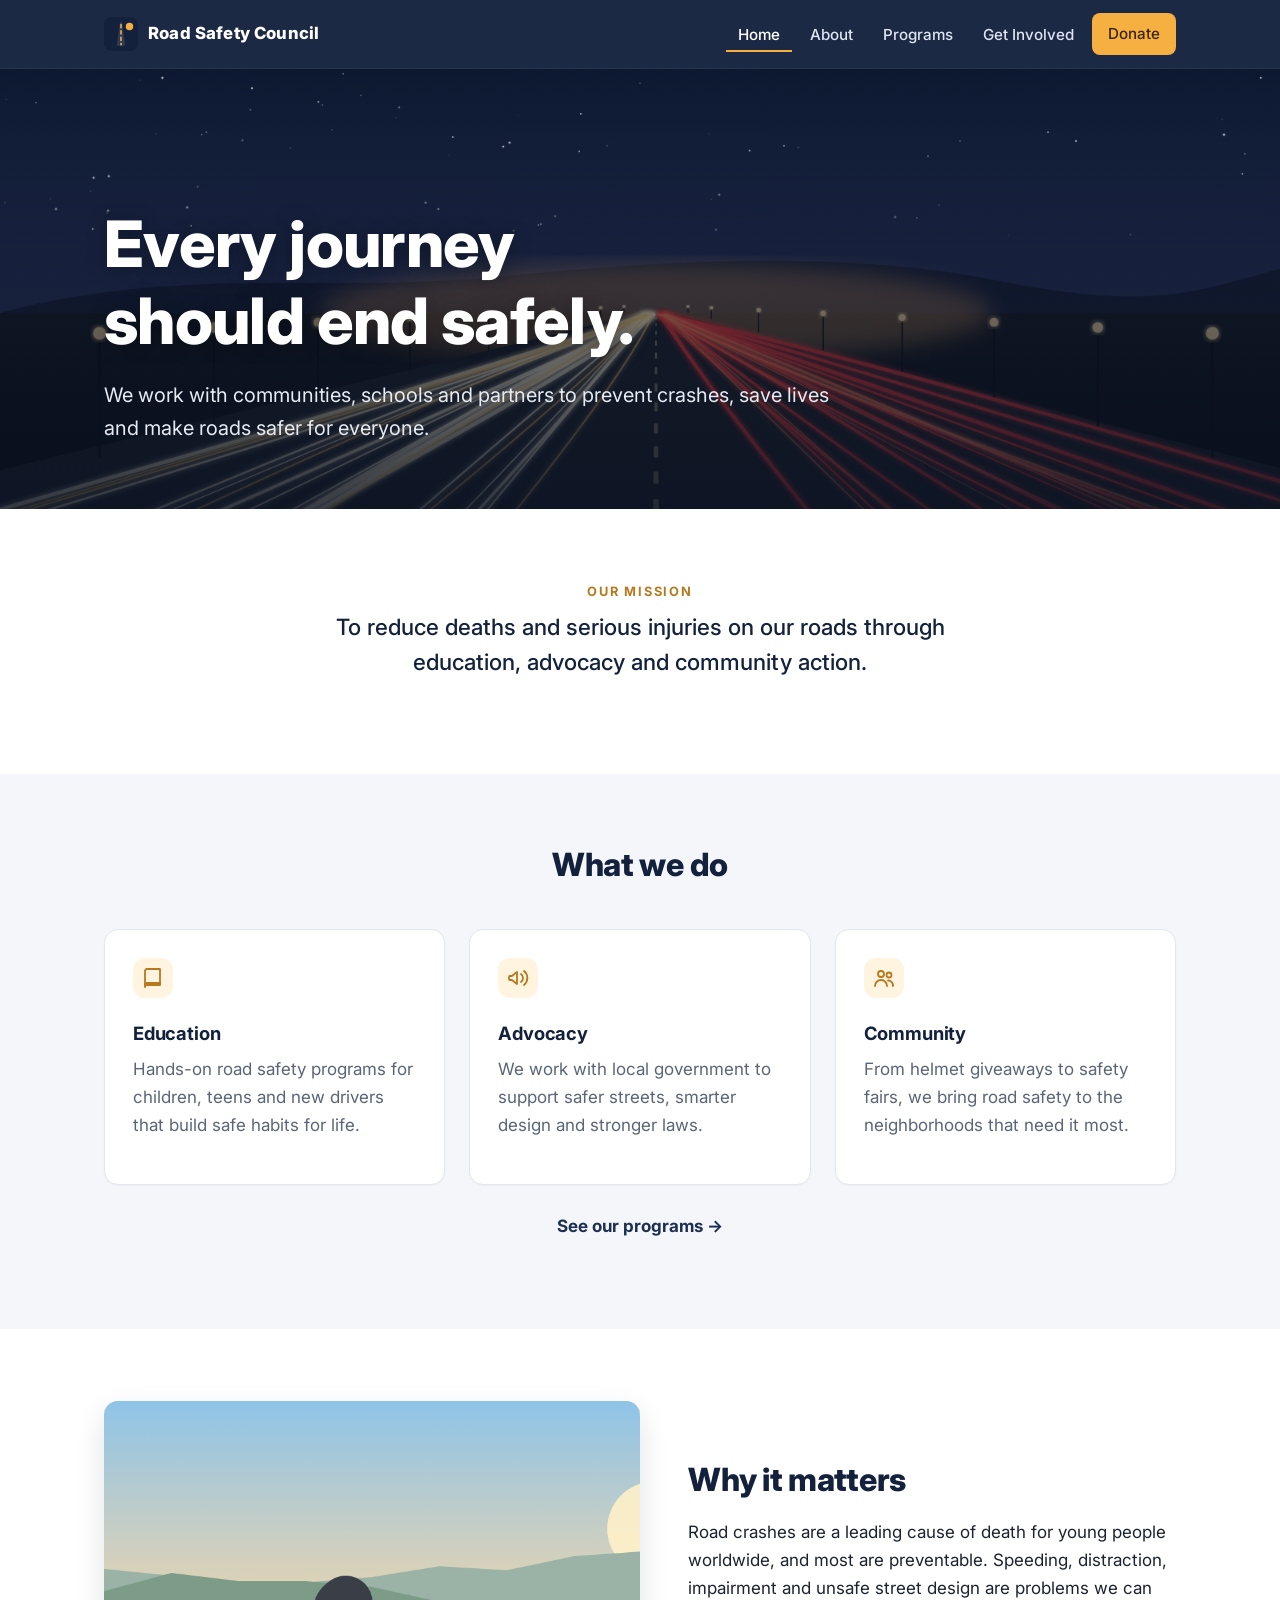
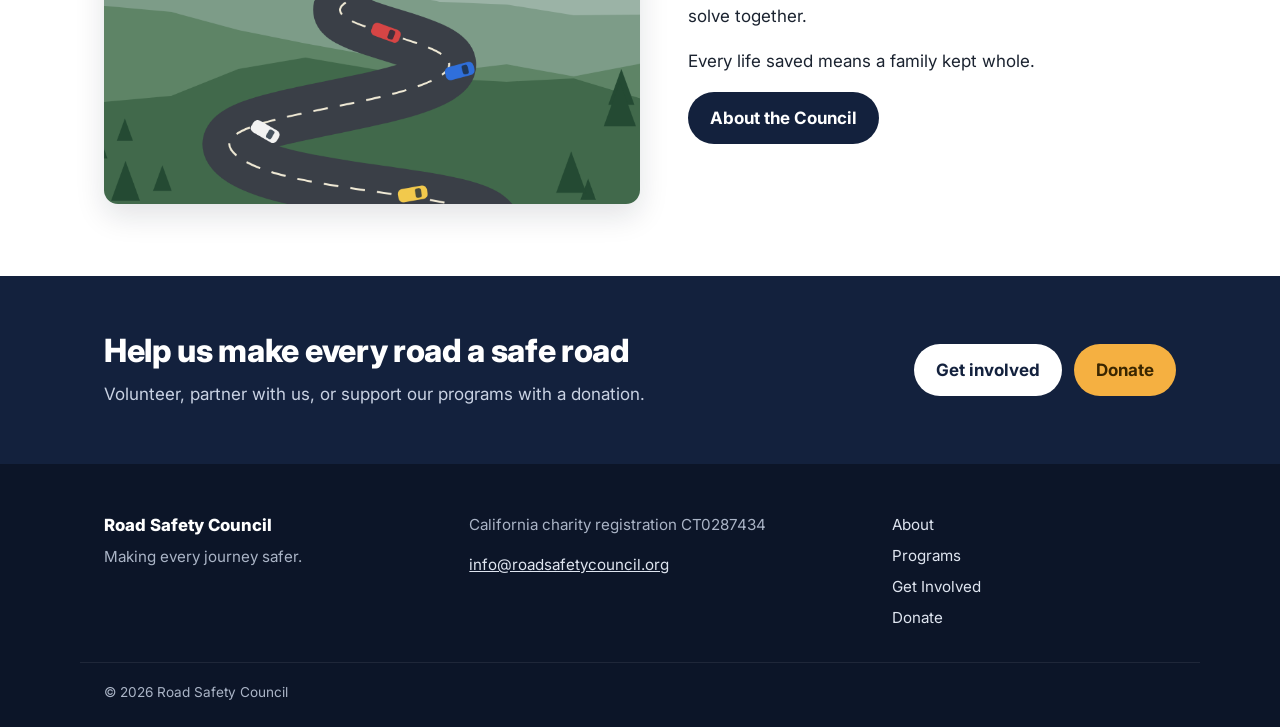
<file: index.html>
<!doctype html>
<html lang="en">
<head>
  <meta charset="utf-8">
  <meta name="viewport" content="width=device-width, initial-scale=1">
  <title>Road Safety Council</title>
  <meta name="description" content="The Road Safety Council is a California non-profit working to prevent road crashes through education, advocacy and community action.">
  <meta property="og:title" content="Road Safety Council">
  <meta property="og:description" content="The Road Safety Council is a California non-profit working to prevent road crashes through education, advocacy and community action.">
  <meta property="og:image" content="https://roadsafetycouncil.org/banner-home-light-trails.png">
  <link rel="icon" href="favicon.svg" type="image/svg+xml">
  <link rel="preconnect" href="https://fonts.googleapis.com">
  <link rel="preconnect" href="https://fonts.gstatic.com" crossorigin>
  <link href="https://fonts.googleapis.com/css2?family=Inter:wght@400;500;600;700;800&display=swap" rel="stylesheet">
  <link rel="stylesheet" href="styles.css">
</head>
<body>
  <a class="skip" href="#main">Skip to content</a>
  <header class="site-header">
    <div class="wrap header-inner">
      <a class="brand" href="index.html" aria-label="Road Safety Council home">
        <img src="favicon.svg" alt="" width="34" height="34">
        <span>Road Safety Council</span>
      </a>
      <input type="checkbox" id="nav-toggle" class="nav-toggle" aria-label="Open menu">
      <label for="nav-toggle" class="nav-burger" aria-hidden="true"><span></span><span></span><span></span></label>
      <nav class="site-nav" aria-label="Main">
        <ul><li><a href="index.html" aria-current="page">Home</a></li><li><a href="about.html">About</a></li><li><a href="programs.html">Programs</a></li><li><a href="get-involved.html">Get Involved</a></li><li><a class="btn btn-accent btn-sm" href="donate.html">Donate</a></li></ul>
      </nav>
    </div>
  </header>

  <section class="hero" style="background-image:url('banner-home-light-trails.png')">
    <div class="hero-shade"></div>
    <div class="wrap hero-inner">
      <h1>Every journey should end safely.</h1>
      <p class="hero-sub">We work with communities, schools and partners to prevent crashes, save lives and make roads safer for everyone.</p>
    </div>
  </section>

  <main id="main">

    <section class="section">
      <div class="wrap narrow center">
        <p class="eyebrow">Our mission</p>
        <p class="lead">To reduce deaths and serious injuries on our roads through education, advocacy and community action.</p>
      </div>
    </section>

    <section class="section alt">
      <div class="wrap">
        <h2 class="section-title">What we do</h2>
        <div class="grid grid-3">
          <article class="card"><svg class="icon" viewBox="0 0 24 24" aria-hidden="true" fill="none" stroke="currentColor" stroke-width="1.8" stroke-linecap="round" stroke-linejoin="round"><path d="M4 5a2 2 0 0 1 2-2h13v16H6a2 2 0 0 0-2 2V5z"/><path d="M4 19a2 2 0 0 1 2-2h13"/></svg><h3>Education</h3><p>Hands-on road safety programs for children, teens and new drivers that build safe habits for life.</p></article>
          <article class="card"><svg class="icon" viewBox="0 0 24 24" aria-hidden="true" fill="none" stroke="currentColor" stroke-width="1.8" stroke-linecap="round" stroke-linejoin="round"><path d="M3 11v2a1 1 0 0 0 1 1h2l5 4V6L6 10H4a1 1 0 0 0-1 1z"/><path d="M15 8a5 5 0 0 1 0 8"/><path d="M18 5a9 9 0 0 1 0 14"/></svg><h3>Advocacy</h3><p>We work with local government to support safer streets, smarter design and stronger laws.</p></article>
          <article class="card"><svg class="icon" viewBox="0 0 24 24" aria-hidden="true" fill="none" stroke="currentColor" stroke-width="1.8" stroke-linecap="round" stroke-linejoin="round"><circle cx="9" cy="8" r="3"/><path d="M3 20a6 6 0 0 1 12 0"/><circle cx="17" cy="9" r="2.5"/><path d="M16 14.5a5 5 0 0 1 5 5.5"/></svg><h3>Community</h3><p>From helmet giveaways to safety fairs, we bring road safety to the neighborhoods that need it most.</p></article>
        </div>
        <p class="center more"><a class="link-arrow" href="programs.html">See our programs</a></p>
      </div>
    </section>

    <section class="section split">
      <div class="wrap split-inner">
        <img src="banner-about-winding-road.png" alt="Illustration of a winding road through green hills" loading="lazy">
        <div>
          <h2>Why it matters</h2>
          <p>Road crashes are a leading cause of death for young people worldwide, and most are preventable. Speeding, distraction, impairment and unsafe street design are problems we can solve together.</p>
          <p>Every life saved means a family kept whole.</p>
          <a class="btn btn-dark" href="about.html">About the Council</a>
        </div>
      </div>
    </section>
  </main>

    <section class="cta">
      <div class="wrap cta-inner">
        <div>
          <h2>Help us make every road a safe road</h2>
          <p>Volunteer, partner with us, or support our programs with a donation.</p>
        </div>
        <div class="cta-actions">
          <a class="btn btn-light" href="get-involved.html">Get involved</a>
          <a class="btn btn-accent" href="donate.html">Donate</a>
        </div>
      </div>
    </section>
  <footer class="site-footer">
    <div class="wrap footer-inner">
      <div>
        <p class="footer-brand">Road Safety Council</p>
        <p>Making every journey safer.</p>
      </div>
      <div>
        <p>California charity registration CT0287434</p>
        <p><a href="mailto:info@roadsafetycouncil.org">info@roadsafetycouncil.org</a></p>
      </div>
      <nav aria-label="Footer">
        <a href="about.html">About</a>
        <a href="programs.html">Programs</a>
        <a href="get-involved.html">Get Involved</a>
        <a href="donate.html">Donate</a>
      </nav>
    </div>
    <div class="wrap copyright">&copy; 2026 Road Safety Council</div>
  </footer>
</body>
</html>
</file>
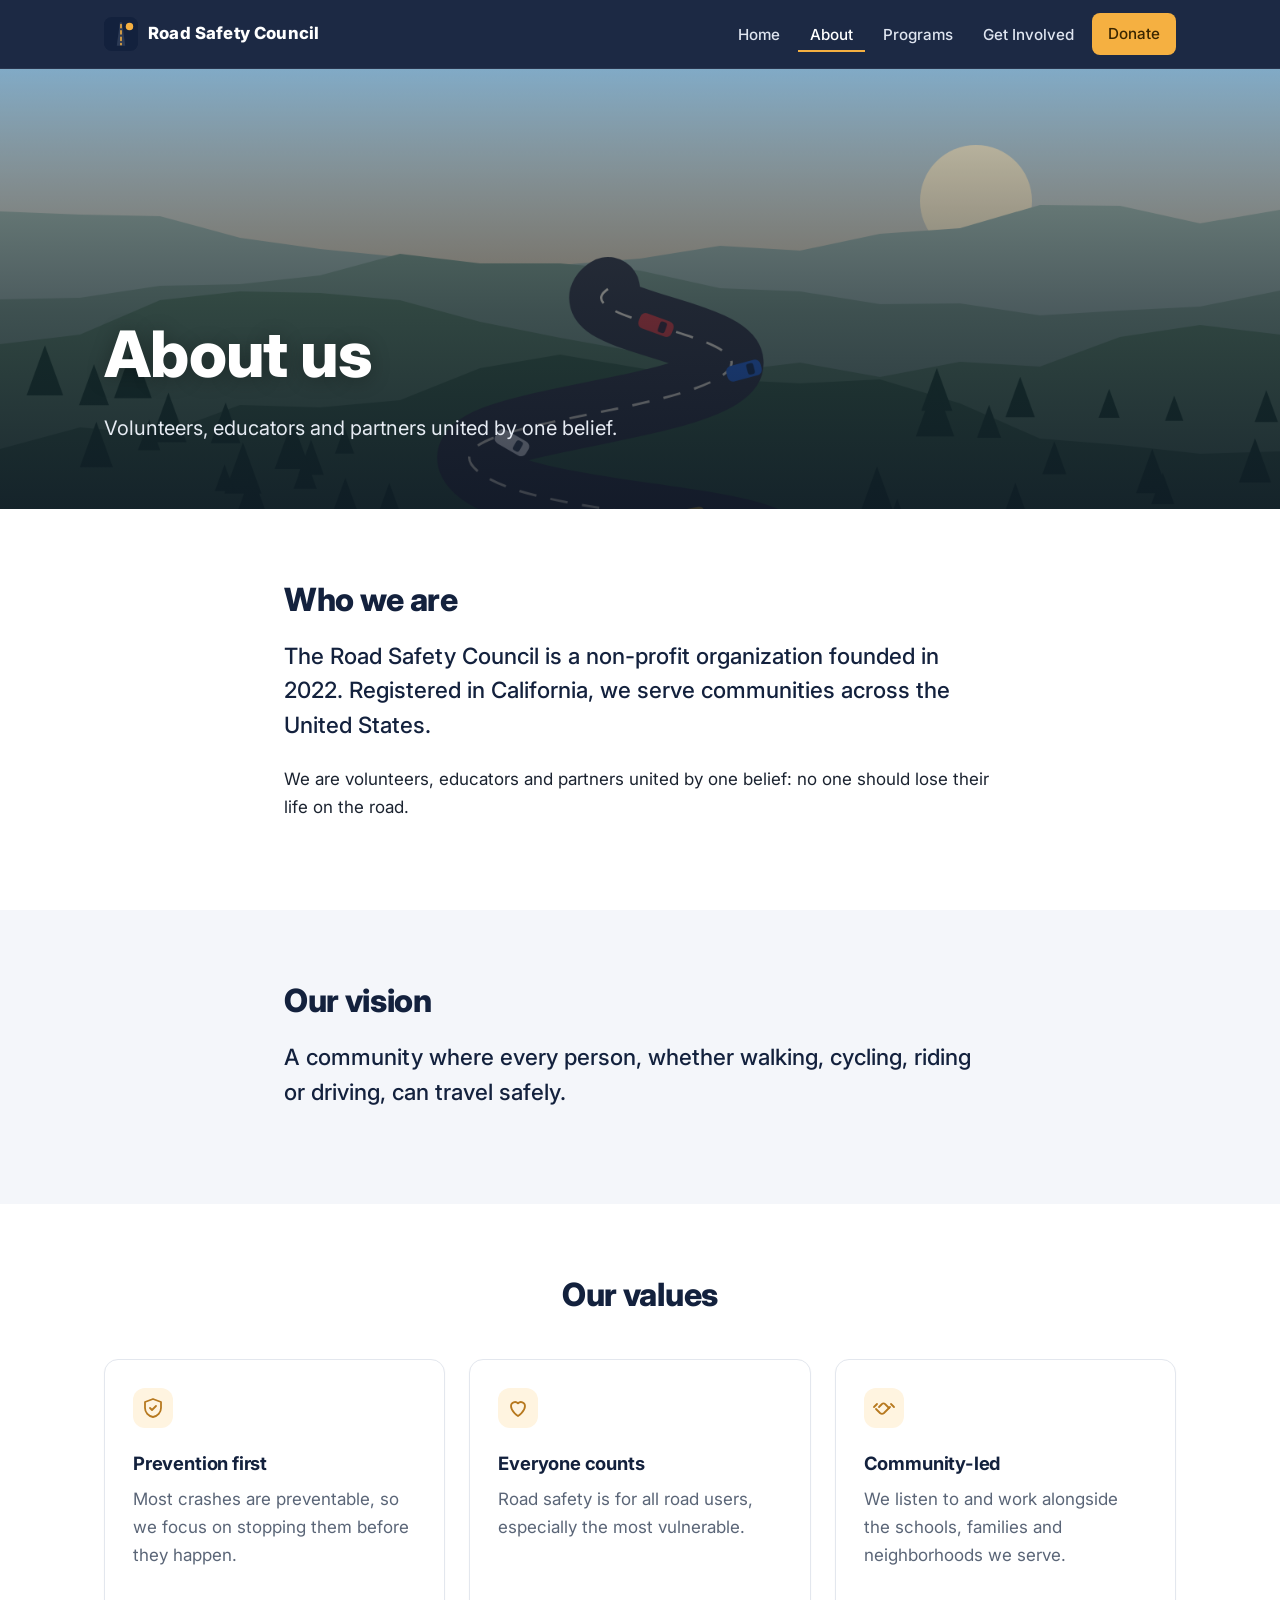
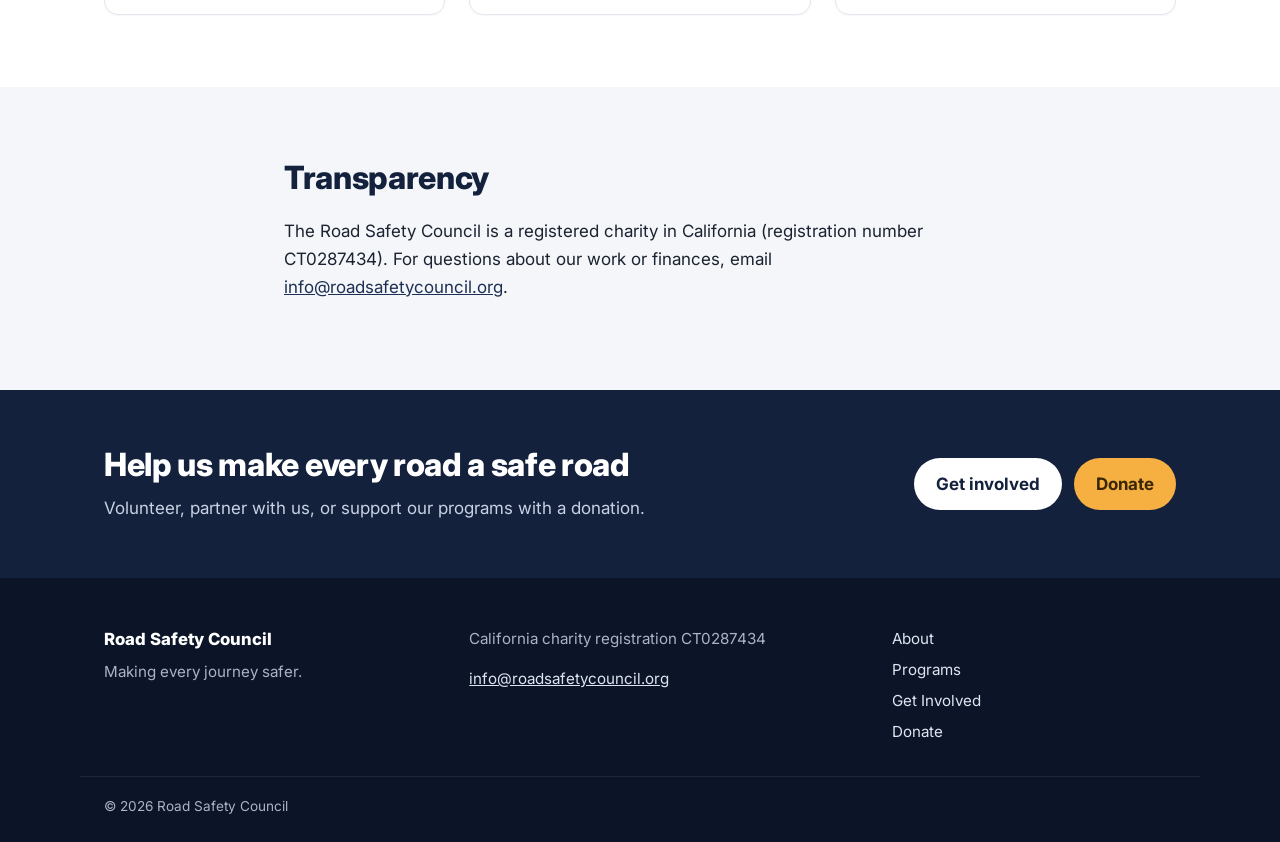
<file: about.html>
<!doctype html>
<html lang="en">
<head>
  <meta charset="utf-8">
  <meta name="viewport" content="width=device-width, initial-scale=1">
  <title>About | Road Safety Council</title>
  <meta name="description" content="Who we are: a California-registered non-profit founded in 2022, serving communities across the United States.">
  <meta property="og:title" content="About | Road Safety Council">
  <meta property="og:description" content="Who we are: a California-registered non-profit founded in 2022, serving communities across the United States.">
  <meta property="og:image" content="https://roadsafetycouncil.org/banner-about-winding-road.png">
  <link rel="icon" href="favicon.svg" type="image/svg+xml">
  <link rel="preconnect" href="https://fonts.googleapis.com">
  <link rel="preconnect" href="https://fonts.gstatic.com" crossorigin>
  <link href="https://fonts.googleapis.com/css2?family=Inter:wght@400;500;600;700;800&display=swap" rel="stylesheet">
  <link rel="stylesheet" href="styles.css">
</head>
<body>
  <a class="skip" href="#main">Skip to content</a>
  <header class="site-header">
    <div class="wrap header-inner">
      <a class="brand" href="index.html" aria-label="Road Safety Council home">
        <img src="favicon.svg" alt="" width="34" height="34">
        <span>Road Safety Council</span>
      </a>
      <input type="checkbox" id="nav-toggle" class="nav-toggle" aria-label="Open menu">
      <label for="nav-toggle" class="nav-burger" aria-hidden="true"><span></span><span></span><span></span></label>
      <nav class="site-nav" aria-label="Main">
        <ul><li><a href="index.html">Home</a></li><li><a href="about.html" aria-current="page">About</a></li><li><a href="programs.html">Programs</a></li><li><a href="get-involved.html">Get Involved</a></li><li><a class="btn btn-accent btn-sm" href="donate.html">Donate</a></li></ul>
      </nav>
    </div>
  </header>

  <section class="hero" style="background-image:url('banner-about-winding-road.png')">
    <div class="hero-shade"></div>
    <div class="wrap hero-inner">
      <h1>About us</h1>
      <p class="hero-sub">Volunteers, educators and partners united by one belief.</p>
    </div>
  </section>

  <main id="main">

    <section class="section">
      <div class="wrap narrow">
        <h2>Who we are</h2>
        <p class="lead">The Road Safety Council is a non-profit organization founded in 2022. Registered in California, we serve communities across the United States.</p>
        <p>We are volunteers, educators and partners united by one belief: no one should lose their life on the road.</p>
      </div>
    </section>

    <section class="section alt">
      <div class="wrap narrow">
        <h2>Our vision</h2>
        <p class="lead">A community where every person, whether walking, cycling, riding or driving, can travel safely.</p>
      </div>
    </section>

    <section class="section">
      <div class="wrap">
        <h2 class="section-title">Our values</h2>
        <div class="grid grid-3">
          <article class="card"><svg class="icon" viewBox="0 0 24 24" aria-hidden="true" fill="none" stroke="currentColor" stroke-width="1.8" stroke-linecap="round" stroke-linejoin="round"><path d="M12 3l8 3v6c0 4.5-3.4 8.3-8 9-4.6-.7-8-4.5-8-9V6l8-3z"/><path d="M9 12l2 2 4-4"/></svg><h3>Prevention first</h3><p>Most crashes are preventable, so we focus on stopping them before they happen.</p></article>
          <article class="card"><svg class="icon" viewBox="0 0 24 24" aria-hidden="true" fill="none" stroke="currentColor" stroke-width="1.8" stroke-linecap="round" stroke-linejoin="round"><path d="M12 20s-7-4.4-7-10a4 4 0 0 1 7-2.6A4 4 0 0 1 19 10c0 5.6-7 10-7 10z"/></svg><h3>Everyone counts</h3><p>Road safety is for all road users, especially the most vulnerable.</p></article>
          <article class="card"><svg class="icon" viewBox="0 0 24 24" aria-hidden="true" fill="none" stroke="currentColor" stroke-width="1.8" stroke-linecap="round" stroke-linejoin="round"><path d="M7 11l3-3a2 2 0 0 1 3 0l4 4"/><path d="M4 13l4 4a3 3 0 0 0 4 0l6-6"/><path d="M2 11l3-3M22 11l-3-3"/></svg><h3>Community-led</h3><p>We listen to and work alongside the schools, families and neighborhoods we serve.</p></article>
        </div>
      </div>
    </section>

    <section class="section alt">
      <div class="wrap narrow">
        <h2>Transparency</h2>
        <p>The Road Safety Council is a registered charity in California (registration number CT0287434). For questions about our work or finances, email <a href="mailto:info@roadsafetycouncil.org">info@roadsafetycouncil.org</a>.</p>
      </div>
    </section>
  </main>

    <section class="cta">
      <div class="wrap cta-inner">
        <div>
          <h2>Help us make every road a safe road</h2>
          <p>Volunteer, partner with us, or support our programs with a donation.</p>
        </div>
        <div class="cta-actions">
          <a class="btn btn-light" href="get-involved.html">Get involved</a>
          <a class="btn btn-accent" href="donate.html">Donate</a>
        </div>
      </div>
    </section>
  <footer class="site-footer">
    <div class="wrap footer-inner">
      <div>
        <p class="footer-brand">Road Safety Council</p>
        <p>Making every journey safer.</p>
      </div>
      <div>
        <p>California charity registration CT0287434</p>
        <p><a href="mailto:info@roadsafetycouncil.org">info@roadsafetycouncil.org</a></p>
      </div>
      <nav aria-label="Footer">
        <a href="about.html">About</a>
        <a href="programs.html">Programs</a>
        <a href="get-involved.html">Get Involved</a>
        <a href="donate.html">Donate</a>
      </nav>
    </div>
    <div class="wrap copyright">&copy; 2026 Road Safety Council</div>
  </footer>
</body>
</html>
</file>
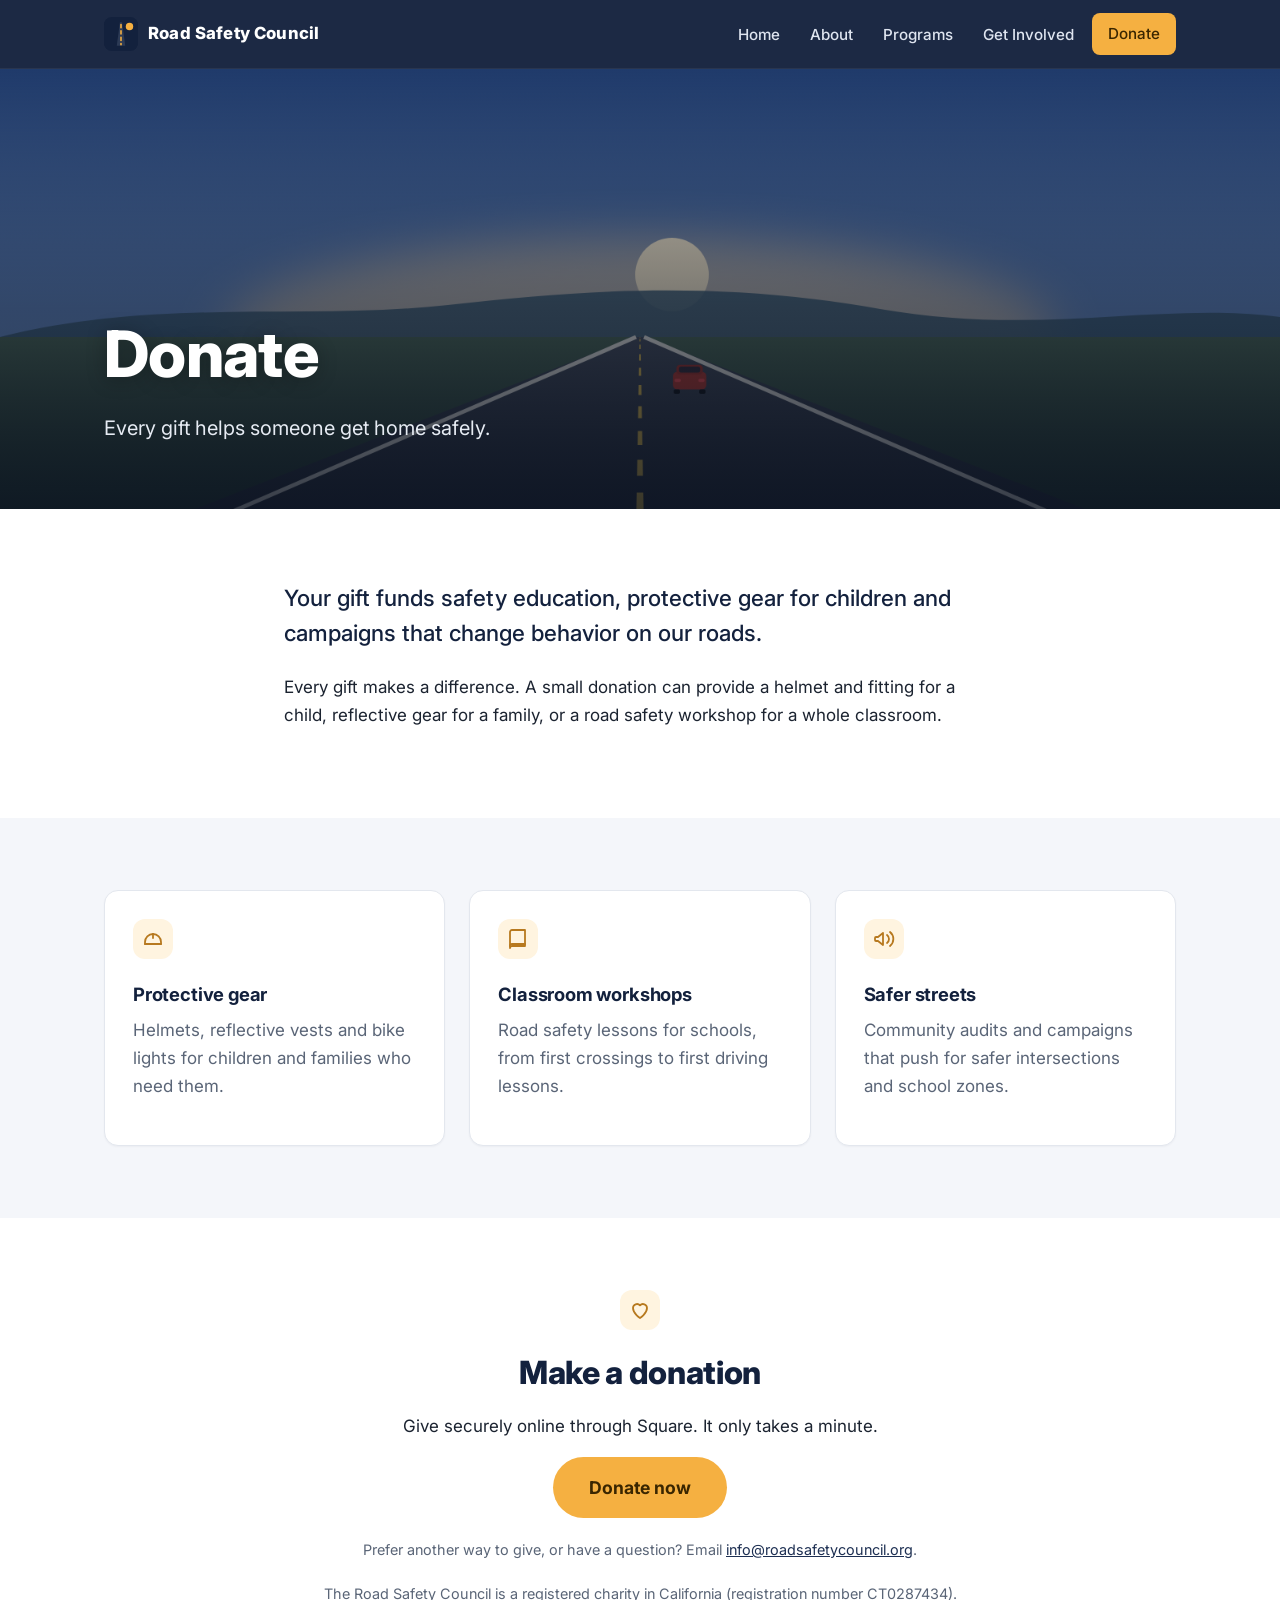
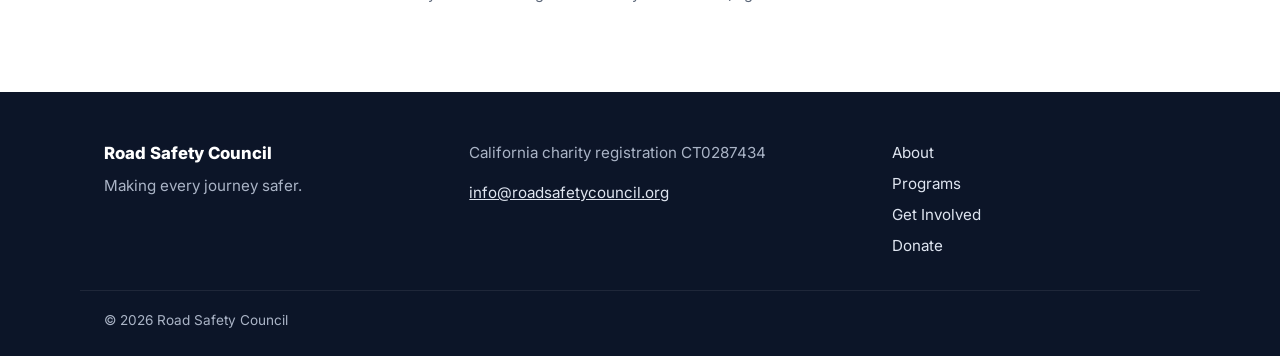
<file: donate.html>
<!doctype html>
<html lang="en">
<head>
  <meta charset="utf-8">
  <meta name="viewport" content="width=device-width, initial-scale=1">
  <title>Donate | Road Safety Council</title>
  <meta name="description" content="Support road safety education, protective gear and safer streets.">
  <meta property="og:title" content="Donate | Road Safety Council">
  <meta property="og:description" content="Support road safety education, protective gear and safer streets.">
  <meta property="og:image" content="https://roadsafetycouncil.org/banner-donate-dawn-highway.png">
  <link rel="icon" href="favicon.svg" type="image/svg+xml">
  <link rel="preconnect" href="https://fonts.googleapis.com">
  <link rel="preconnect" href="https://fonts.gstatic.com" crossorigin>
  <link href="https://fonts.googleapis.com/css2?family=Inter:wght@400;500;600;700;800&display=swap" rel="stylesheet">
  <link rel="stylesheet" href="styles.css">
</head>
<body>
  <a class="skip" href="#main">Skip to content</a>
  <header class="site-header">
    <div class="wrap header-inner">
      <a class="brand" href="index.html" aria-label="Road Safety Council home">
        <img src="favicon.svg" alt="" width="34" height="34">
        <span>Road Safety Council</span>
      </a>
      <input type="checkbox" id="nav-toggle" class="nav-toggle" aria-label="Open menu">
      <label for="nav-toggle" class="nav-burger" aria-hidden="true"><span></span><span></span><span></span></label>
      <nav class="site-nav" aria-label="Main">
        <ul><li><a href="index.html">Home</a></li><li><a href="about.html">About</a></li><li><a href="programs.html">Programs</a></li><li><a href="get-involved.html">Get Involved</a></li><li><a class="btn btn-accent btn-sm" href="donate.html" aria-current="page">Donate</a></li></ul>
      </nav>
    </div>
  </header>

  <section class="hero" style="background-image:url('banner-donate-dawn-highway.png')">
    <div class="hero-shade"></div>
    <div class="wrap hero-inner">
      <h1>Donate</h1>
      <p class="hero-sub">Every gift helps someone get home safely.</p>
    </div>
  </section>

  <main id="main">

    <section class="section">
      <div class="wrap narrow">
        <p class="lead">Your gift funds safety education, protective gear for children and campaigns that change behavior on our roads.</p>
        <p>Every gift makes a difference. A small donation can provide a helmet and fitting for a child, reflective gear for a family, or a road safety workshop for a whole classroom.</p>
      </div>
    </section>

    <section class="section alt">
      <div class="wrap">
        <div class="grid grid-3">
          <article class="card"><svg class="icon" viewBox="0 0 24 24" aria-hidden="true" fill="none" stroke="currentColor" stroke-width="1.8" stroke-linecap="round" stroke-linejoin="round"><path d="M4 15a8 8 0 0 1 16 0v2H4z"/><path d="M12 7v4M4 17h16"/></svg><h3>Protective gear</h3><p>Helmets, reflective vests and bike lights for children and families who need them.</p></article>
          <article class="card"><svg class="icon" viewBox="0 0 24 24" aria-hidden="true" fill="none" stroke="currentColor" stroke-width="1.8" stroke-linecap="round" stroke-linejoin="round"><path d="M4 5a2 2 0 0 1 2-2h13v16H6a2 2 0 0 0-2 2V5z"/><path d="M4 19a2 2 0 0 1 2-2h13"/></svg><h3>Classroom workshops</h3><p>Road safety lessons for schools, from first crossings to first driving lessons.</p></article>
          <article class="card"><svg class="icon" viewBox="0 0 24 24" aria-hidden="true" fill="none" stroke="currentColor" stroke-width="1.8" stroke-linecap="round" stroke-linejoin="round"><path d="M3 11v2a1 1 0 0 0 1 1h2l5 4V6L6 10H4a1 1 0 0 0-1 1z"/><path d="M15 8a5 5 0 0 1 0 8"/><path d="M18 5a9 9 0 0 1 0 14"/></svg><h3>Safer streets</h3><p>Community audits and campaigns that push for safer intersections and school zones.</p></article>
        </div>
      </div>
    </section>

    <section class="section">
      <div class="wrap narrow center contact">
        <svg class="icon" viewBox="0 0 24 24" aria-hidden="true" fill="none" stroke="currentColor" stroke-width="1.8" stroke-linecap="round" stroke-linejoin="round"><path d="M12 20s-7-4.4-7-10a4 4 0 0 1 7-2.6A4 4 0 0 1 19 10c0 5.6-7 10-7 10z"/></svg>
        <h2>Make a donation</h2>
        <p>Give securely online through Square. It only takes a minute.</p>
        <a class="btn btn-accent btn-lg" href="https://square.link/u/hv5ddffB" target="_blank" rel="noopener">Donate now</a>
        <p class="small">Prefer another way to give, or have a question? Email <a href="mailto:info@roadsafetycouncil.org?subject=Donation">info@roadsafetycouncil.org</a>.</p>
        <p class="small">The Road Safety Council is a registered charity in California (registration number CT0287434).</p>
      </div>
    </section>
  </main>

  <footer class="site-footer">
    <div class="wrap footer-inner">
      <div>
        <p class="footer-brand">Road Safety Council</p>
        <p>Making every journey safer.</p>
      </div>
      <div>
        <p>California charity registration CT0287434</p>
        <p><a href="mailto:info@roadsafetycouncil.org">info@roadsafetycouncil.org</a></p>
      </div>
      <nav aria-label="Footer">
        <a href="about.html">About</a>
        <a href="programs.html">Programs</a>
        <a href="get-involved.html">Get Involved</a>
        <a href="donate.html">Donate</a>
      </nav>
    </div>
    <div class="wrap copyright">&copy; 2026 Road Safety Council</div>
  </footer>
</body>
</html>
</file>
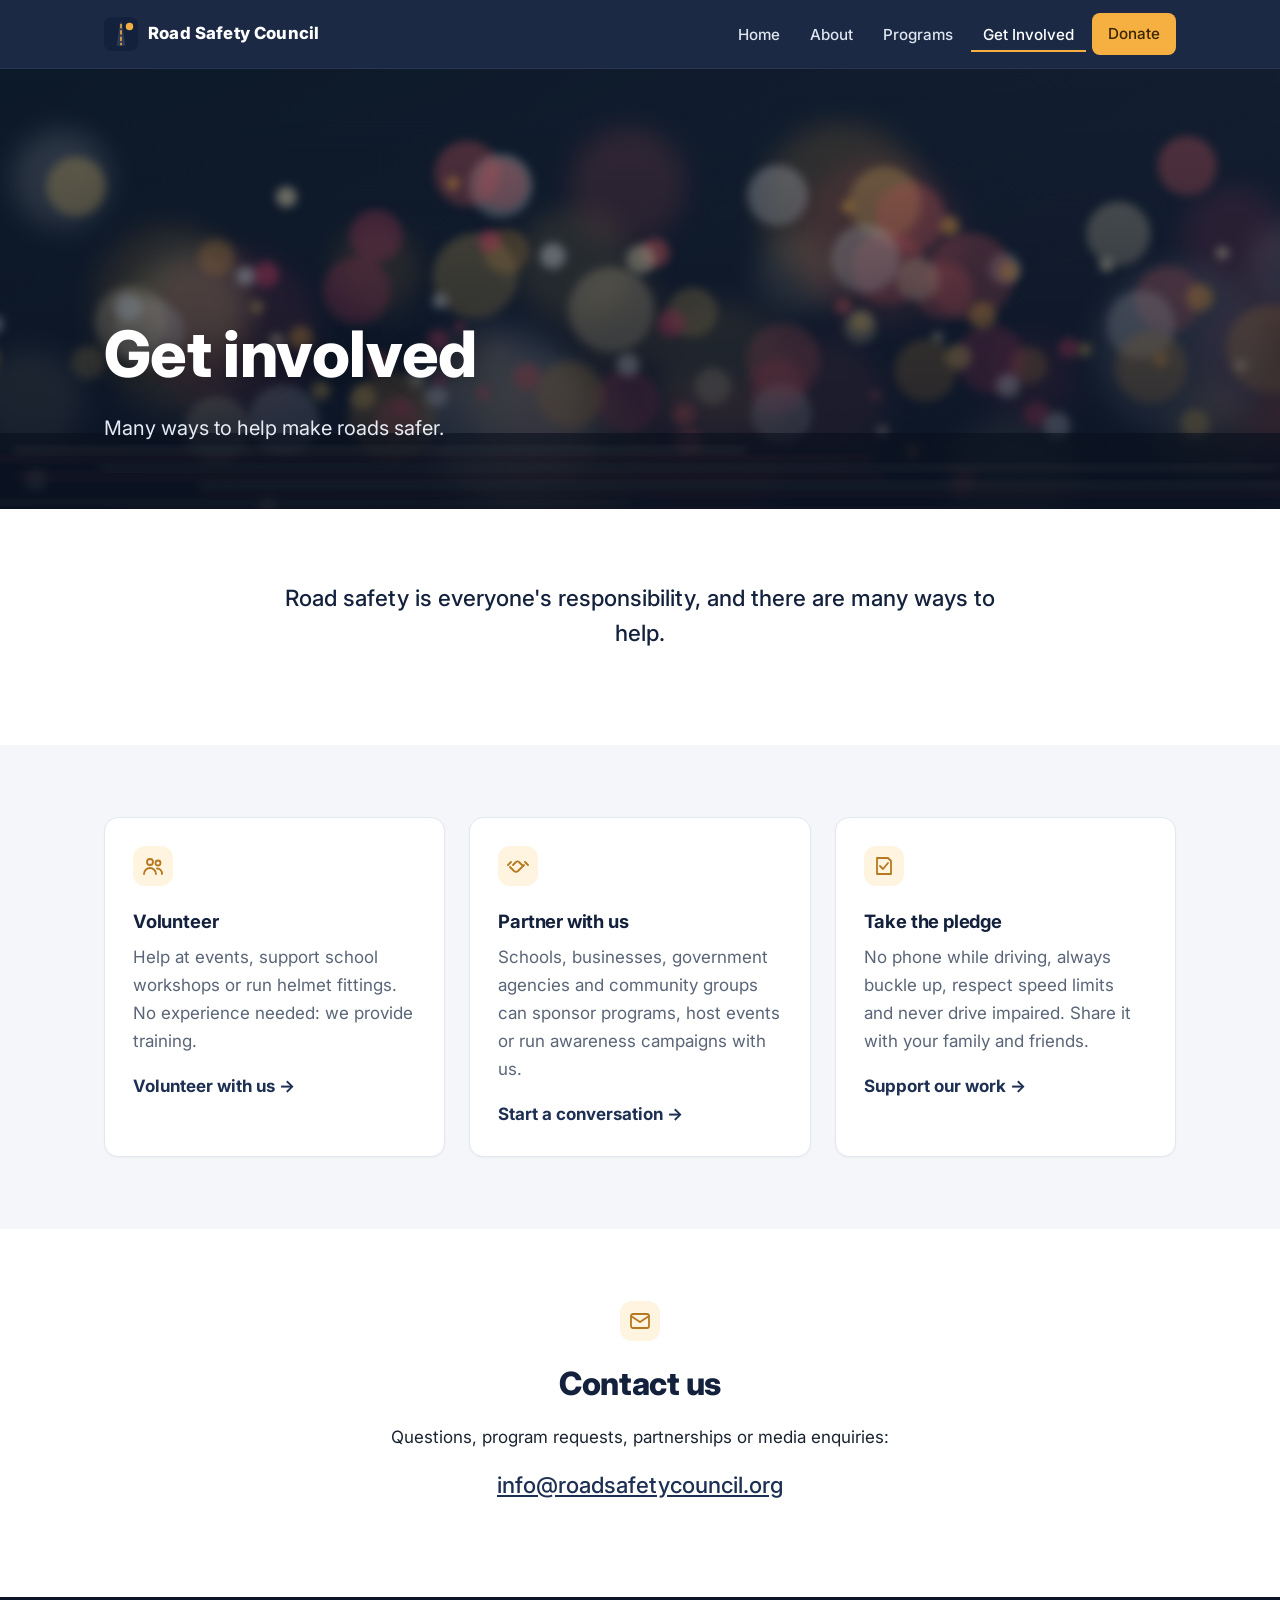
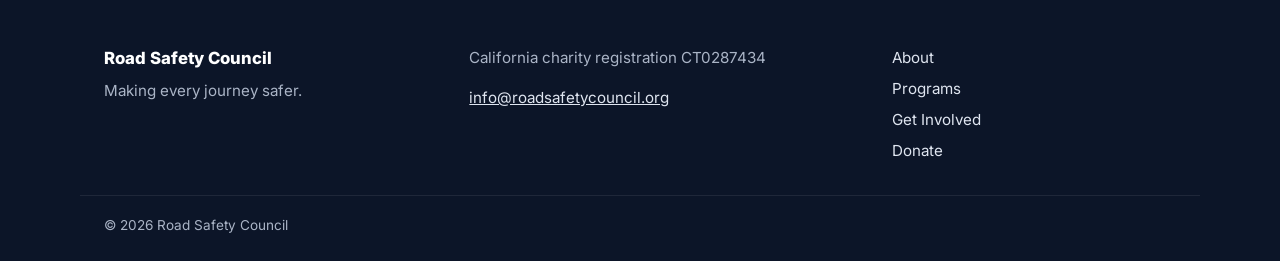
<file: get-involved.html>
<!doctype html>
<html lang="en">
<head>
  <meta charset="utf-8">
  <meta name="viewport" content="width=device-width, initial-scale=1">
  <title>Get Involved | Road Safety Council</title>
  <meta name="description" content="Volunteer, partner with us or take the safe-driving pledge.">
  <meta property="og:title" content="Get Involved | Road Safety Council">
  <meta property="og:description" content="Volunteer, partner with us or take the safe-driving pledge.">
  <meta property="og:image" content="https://roadsafetycouncil.org/banner-involved-city-night.png">
  <link rel="icon" href="favicon.svg" type="image/svg+xml">
  <link rel="preconnect" href="https://fonts.googleapis.com">
  <link rel="preconnect" href="https://fonts.gstatic.com" crossorigin>
  <link href="https://fonts.googleapis.com/css2?family=Inter:wght@400;500;600;700;800&display=swap" rel="stylesheet">
  <link rel="stylesheet" href="styles.css">
</head>
<body>
  <a class="skip" href="#main">Skip to content</a>
  <header class="site-header">
    <div class="wrap header-inner">
      <a class="brand" href="index.html" aria-label="Road Safety Council home">
        <img src="favicon.svg" alt="" width="34" height="34">
        <span>Road Safety Council</span>
      </a>
      <input type="checkbox" id="nav-toggle" class="nav-toggle" aria-label="Open menu">
      <label for="nav-toggle" class="nav-burger" aria-hidden="true"><span></span><span></span><span></span></label>
      <nav class="site-nav" aria-label="Main">
        <ul><li><a href="index.html">Home</a></li><li><a href="about.html">About</a></li><li><a href="programs.html">Programs</a></li><li><a href="get-involved.html" aria-current="page">Get Involved</a></li><li><a class="btn btn-accent btn-sm" href="donate.html">Donate</a></li></ul>
      </nav>
    </div>
  </header>

  <section class="hero" style="background-image:url('banner-involved-city-night.png')">
    <div class="hero-shade"></div>
    <div class="wrap hero-inner">
      <h1>Get involved</h1>
      <p class="hero-sub">Many ways to help make roads safer.</p>
    </div>
  </section>

  <main id="main">

    <section class="section">
      <div class="wrap narrow center">
        <p class="lead">Road safety is everyone's responsibility, and there are many ways to help.</p>
      </div>
    </section>

    <section class="section alt">
      <div class="wrap">
        <div class="grid grid-3">
          <article class="card"><svg class="icon" viewBox="0 0 24 24" aria-hidden="true" fill="none" stroke="currentColor" stroke-width="1.8" stroke-linecap="round" stroke-linejoin="round"><circle cx="9" cy="8" r="3"/><path d="M3 20a6 6 0 0 1 12 0"/><circle cx="17" cy="9" r="2.5"/><path d="M16 14.5a5 5 0 0 1 5 5.5"/></svg><h3>Volunteer</h3><p>Help at events, support school workshops or run helmet fittings. No experience needed: we provide training.</p><a class="link-arrow" href="mailto:info@roadsafetycouncil.org?subject=Volunteering">Volunteer with us</a></article>
          <article class="card"><svg class="icon" viewBox="0 0 24 24" aria-hidden="true" fill="none" stroke="currentColor" stroke-width="1.8" stroke-linecap="round" stroke-linejoin="round"><path d="M7 11l3-3a2 2 0 0 1 3 0l4 4"/><path d="M4 13l4 4a3 3 0 0 0 4 0l6-6"/><path d="M2 11l3-3M22 11l-3-3"/></svg><h3>Partner with us</h3><p>Schools, businesses, government agencies and community groups can sponsor programs, host events or run awareness campaigns with us.</p><a class="link-arrow" href="mailto:info@roadsafetycouncil.org?subject=Partnership">Start a conversation</a></article>
          <article class="card"><svg class="icon" viewBox="0 0 24 24" aria-hidden="true" fill="none" stroke="currentColor" stroke-width="1.8" stroke-linecap="round" stroke-linejoin="round"><path d="M5 4h11l3 3v13H5z"/><path d="M8 12l3 3 5-6"/></svg><h3>Take the pledge</h3><p>No phone while driving, always buckle up, respect speed limits and never drive impaired. Share it with your family and friends.</p><a class="link-arrow" href="donate.html">Support our work</a></article>
        </div>
      </div>
    </section>

    <section class="section">
      <div class="wrap narrow center contact">
        <svg class="icon" viewBox="0 0 24 24" aria-hidden="true" fill="none" stroke="currentColor" stroke-width="1.8" stroke-linecap="round" stroke-linejoin="round"><rect x="3" y="5" width="18" height="14" rx="2"/><path d="M3 7l9 6 9-6"/></svg>
        <h2>Contact us</h2>
        <p>Questions, program requests, partnerships or media enquiries:</p>
        <p class="lead"><a href="mailto:info@roadsafetycouncil.org">info@roadsafetycouncil.org</a></p>
      </div>
    </section>
  </main>

  <footer class="site-footer">
    <div class="wrap footer-inner">
      <div>
        <p class="footer-brand">Road Safety Council</p>
        <p>Making every journey safer.</p>
      </div>
      <div>
        <p>California charity registration CT0287434</p>
        <p><a href="mailto:info@roadsafetycouncil.org">info@roadsafetycouncil.org</a></p>
      </div>
      <nav aria-label="Footer">
        <a href="about.html">About</a>
        <a href="programs.html">Programs</a>
        <a href="get-involved.html">Get Involved</a>
        <a href="donate.html">Donate</a>
      </nav>
    </div>
    <div class="wrap copyright">&copy; 2026 Road Safety Council</div>
  </footer>
</body>
</html>
</file>
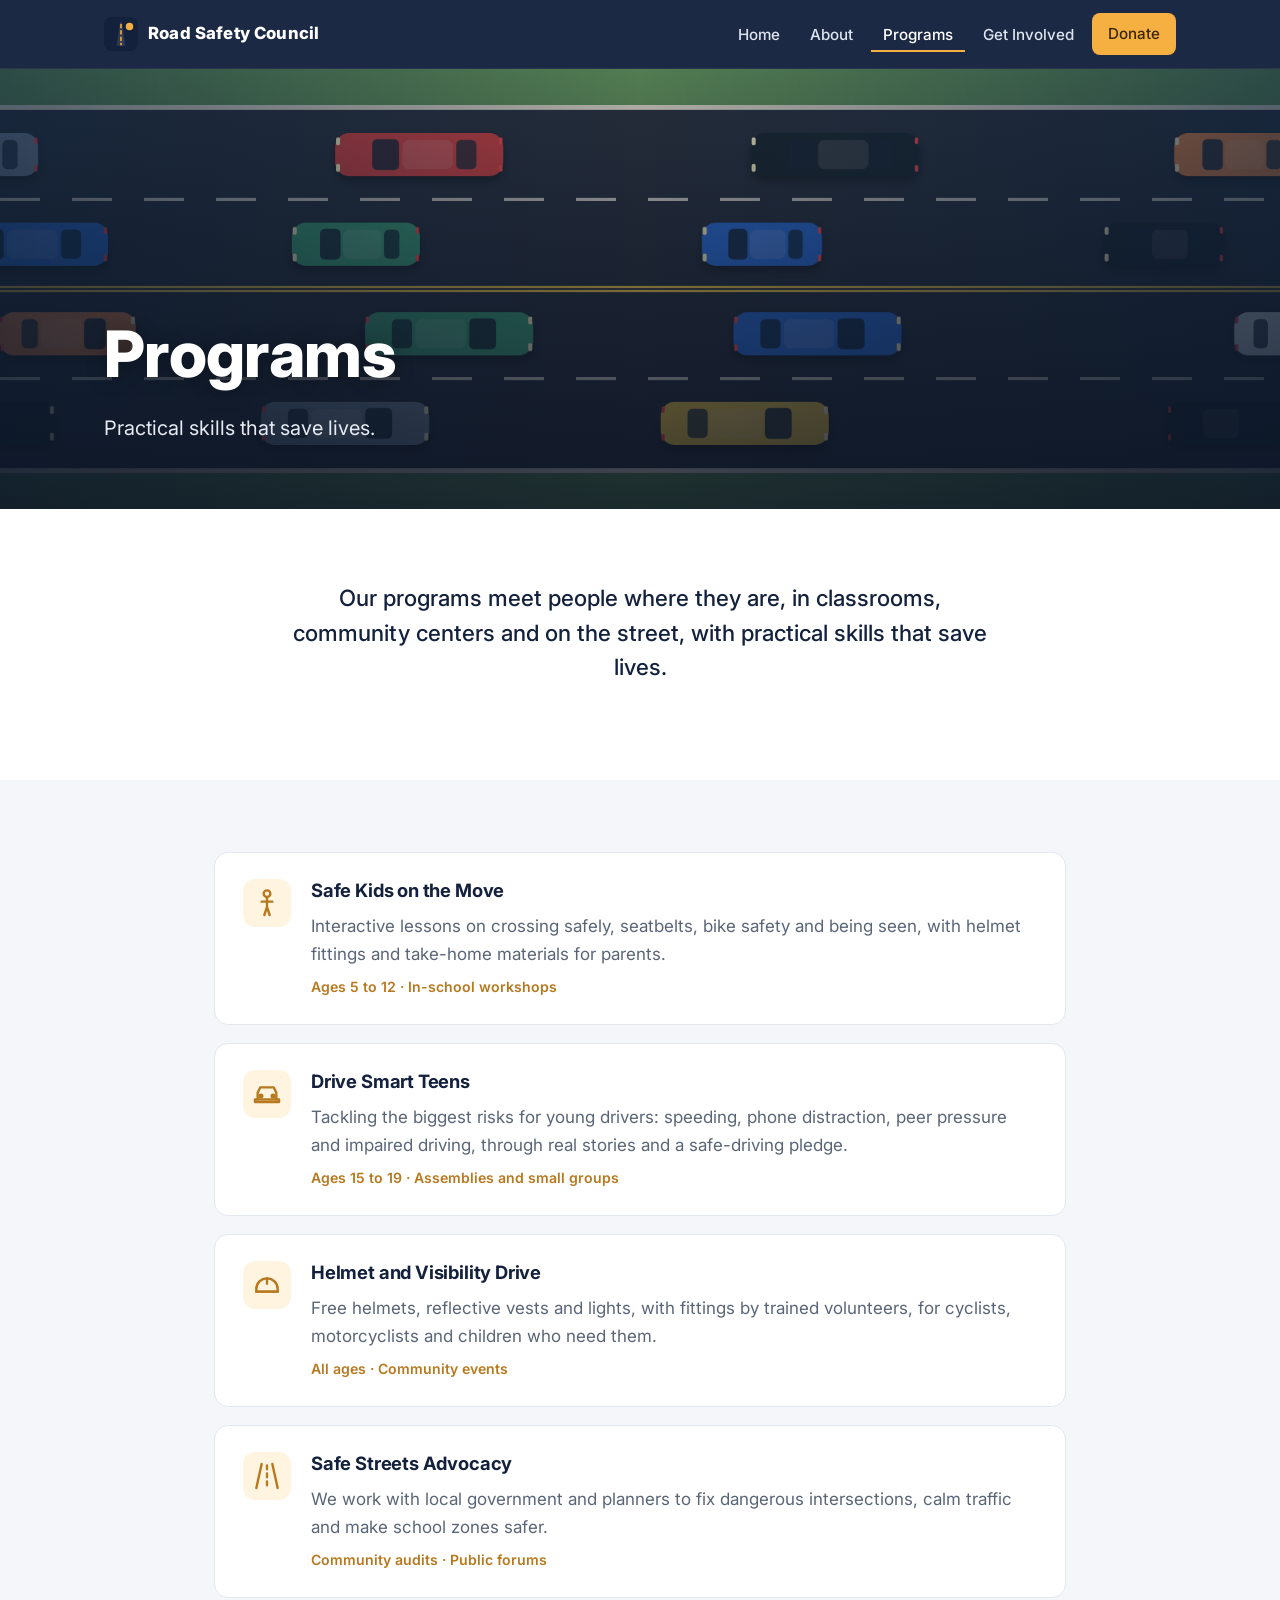
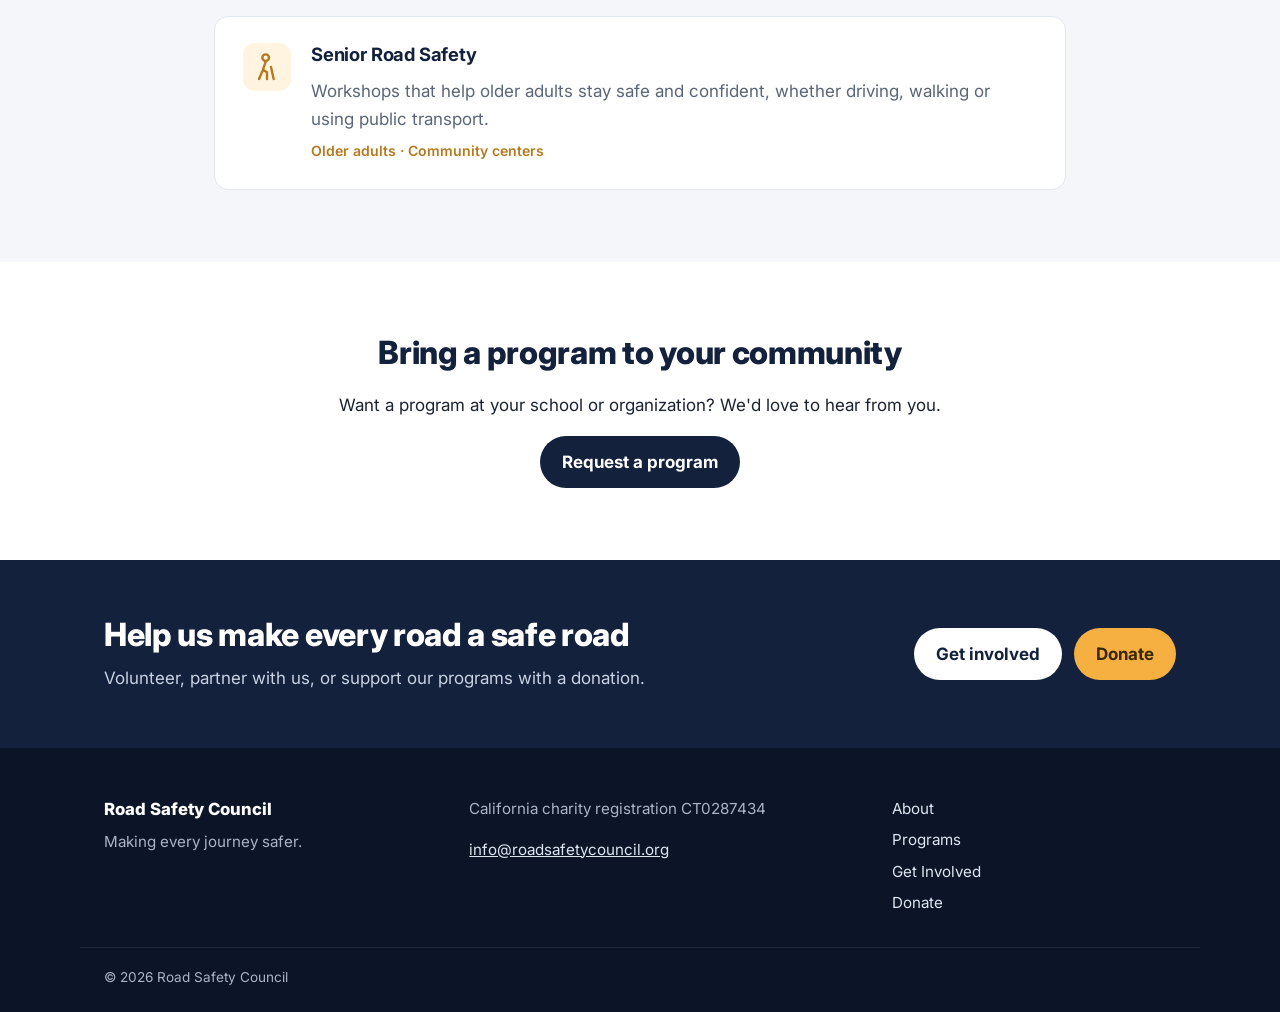
<file: programs.html>
<!doctype html>
<html lang="en">
<head>
  <meta charset="utf-8">
  <meta name="viewport" content="width=device-width, initial-scale=1">
  <title>Programs | Road Safety Council</title>
  <meta name="description" content="Road safety programs for children, teens, cyclists, older adults and whole communities.">
  <meta property="og:title" content="Programs | Road Safety Council">
  <meta property="og:description" content="Road safety programs for children, teens, cyclists, older adults and whole communities.">
  <meta property="og:image" content="https://roadsafetycouncil.org/banner-programs-top-down.png">
  <link rel="icon" href="favicon.svg" type="image/svg+xml">
  <link rel="preconnect" href="https://fonts.googleapis.com">
  <link rel="preconnect" href="https://fonts.gstatic.com" crossorigin>
  <link href="https://fonts.googleapis.com/css2?family=Inter:wght@400;500;600;700;800&display=swap" rel="stylesheet">
  <link rel="stylesheet" href="styles.css">
</head>
<body>
  <a class="skip" href="#main">Skip to content</a>
  <header class="site-header">
    <div class="wrap header-inner">
      <a class="brand" href="index.html" aria-label="Road Safety Council home">
        <img src="favicon.svg" alt="" width="34" height="34">
        <span>Road Safety Council</span>
      </a>
      <input type="checkbox" id="nav-toggle" class="nav-toggle" aria-label="Open menu">
      <label for="nav-toggle" class="nav-burger" aria-hidden="true"><span></span><span></span><span></span></label>
      <nav class="site-nav" aria-label="Main">
        <ul><li><a href="index.html">Home</a></li><li><a href="about.html">About</a></li><li><a href="programs.html" aria-current="page">Programs</a></li><li><a href="get-involved.html">Get Involved</a></li><li><a class="btn btn-accent btn-sm" href="donate.html">Donate</a></li></ul>
      </nav>
    </div>
  </header>

  <section class="hero" style="background-image:url('banner-programs-top-down.png')">
    <div class="hero-shade"></div>
    <div class="wrap hero-inner">
      <h1>Programs</h1>
      <p class="hero-sub">Practical skills that save lives.</p>
    </div>
  </section>

  <main id="main">

    <section class="section">
      <div class="wrap narrow center">
        <p class="lead">Our programs meet people where they are, in classrooms, community centers and on the street, with practical skills that save lives.</p>
      </div>
    </section>

    <section class="section alt">
      <div class="wrap programs">
        <article class="program"><svg class="icon" viewBox="0 0 24 24" aria-hidden="true" fill="none" stroke="currentColor" stroke-width="1.8" stroke-linecap="round" stroke-linejoin="round"><circle cx="12" cy="5" r="2.5"/><path d="M12 8v7M8 11h8M10 21l2-6 2 6"/></svg><div><h3>Safe Kids on the Move</h3><p>Interactive lessons on crossing safely, seatbelts, bike safety and being seen, with helmet fittings and take-home materials for parents.</p><p class="meta">Ages 5 to 12 · In-school workshops</p></div></article>
        <article class="program"><svg class="icon" viewBox="0 0 24 24" aria-hidden="true" fill="none" stroke="currentColor" stroke-width="1.8" stroke-linecap="round" stroke-linejoin="round"><path d="M5 16V11l2-4h10l2 4v5"/><path d="M3 16h18v2H3z"/><circle cx="7.5" cy="13.5" r="1"/><circle cx="16.5" cy="13.5" r="1"/></svg><div><h3>Drive Smart Teens</h3><p>Tackling the biggest risks for young drivers: speeding, phone distraction, peer pressure and impaired driving, through real stories and a safe-driving pledge.</p><p class="meta">Ages 15 to 19 · Assemblies and small groups</p></div></article>
        <article class="program"><svg class="icon" viewBox="0 0 24 24" aria-hidden="true" fill="none" stroke="currentColor" stroke-width="1.8" stroke-linecap="round" stroke-linejoin="round"><path d="M4 15a8 8 0 0 1 16 0v2H4z"/><path d="M12 7v4M4 17h16"/></svg><div><h3>Helmet and Visibility Drive</h3><p>Free helmets, reflective vests and lights, with fittings by trained volunteers, for cyclists, motorcyclists and children who need them.</p><p class="meta">All ages · Community events</p></div></article>
        <article class="program"><svg class="icon" viewBox="0 0 24 24" aria-hidden="true" fill="none" stroke="currentColor" stroke-width="1.8" stroke-linecap="round" stroke-linejoin="round"><path d="M8 3L4 21M16 3l4 18"/><path d="M12 4v3M12 10v3M12 16v3"/></svg><div><h3>Safe Streets Advocacy</h3><p>We work with local government and planners to fix dangerous intersections, calm traffic and make school zones safer.</p><p class="meta">Community audits · Public forums</p></div></article>
        <article class="program"><svg class="icon" viewBox="0 0 24 24" aria-hidden="true" fill="none" stroke="currentColor" stroke-width="1.8" stroke-linecap="round" stroke-linejoin="round"><circle cx="11" cy="5" r="2.5"/><path d="M11 8l-2 6 3 2v5M9 14l-3 7M15 12l2 9"/></svg><div><h3>Senior Road Safety</h3><p>Workshops that help older adults stay safe and confident, whether driving, walking or using public transport.</p><p class="meta">Older adults · Community centers</p></div></article>
      </div>
    </section>

    <section class="section">
      <div class="wrap narrow center">
        <h2>Bring a program to your community</h2>
        <p>Want a program at your school or organization? We'd love to hear from you.</p>
        <a class="btn btn-dark" href="mailto:info@roadsafetycouncil.org?subject=Program%20request">Request a program</a>
      </div>
    </section>
  </main>

    <section class="cta">
      <div class="wrap cta-inner">
        <div>
          <h2>Help us make every road a safe road</h2>
          <p>Volunteer, partner with us, or support our programs with a donation.</p>
        </div>
        <div class="cta-actions">
          <a class="btn btn-light" href="get-involved.html">Get involved</a>
          <a class="btn btn-accent" href="donate.html">Donate</a>
        </div>
      </div>
    </section>
  <footer class="site-footer">
    <div class="wrap footer-inner">
      <div>
        <p class="footer-brand">Road Safety Council</p>
        <p>Making every journey safer.</p>
      </div>
      <div>
        <p>California charity registration CT0287434</p>
        <p><a href="mailto:info@roadsafetycouncil.org">info@roadsafetycouncil.org</a></p>
      </div>
      <nav aria-label="Footer">
        <a href="about.html">About</a>
        <a href="programs.html">Programs</a>
        <a href="get-involved.html">Get Involved</a>
        <a href="donate.html">Donate</a>
      </nav>
    </div>
    <div class="wrap copyright">&copy; 2026 Road Safety Council</div>
  </footer>
</body>
</html>
</file>
<file: styles.css>
:root {
  --navy: #13213d;
  --navy-2: #1d2f52;
  --ink: #1b2330;
  --muted: #5a6577;
  --line: #e3e7ee;
  --bg: #ffffff;
  --bg-alt: #f4f6fa;
  --accent: #f5b041;
  --accent-ink: #3a2600;
  --radius: 14px;
  --wrap: 1120px;
}

* { box-sizing: border-box; }
html { scroll-behavior: smooth; }
body {
  margin: 0;
  font-family: "Inter", system-ui, -apple-system, "Segoe UI", Roboto, sans-serif;
  color: var(--ink);
  background: var(--bg);
  line-height: 1.65;
  font-size: 17px;
  -webkit-font-smoothing: antialiased;
}
img { max-width: 100%; display: block; }
a { color: var(--navy-2); }
h1, h2, h3 { line-height: 1.2; margin: 0 0 .6em; letter-spacing: -0.01em; }
h2 { font-size: clamp(1.6rem, 2.5vw, 2.1rem); font-weight: 800; color: var(--navy); }
h3 { font-size: 1.15rem; font-weight: 700; color: var(--navy); }
p { margin: 0 0 1em; }

.wrap { width: 100%; max-width: var(--wrap); margin: 0 auto; padding: 0 24px; }
.narrow { max-width: 760px; }
.center { text-align: center; }
.skip { position: absolute; left: -999px; }
.skip:focus { left: 12px; top: 12px; background: #fff; padding: 8px 12px; z-index: 10; }

/* Header */
.site-header {
  position: sticky; top: 0; z-index: 20;
  background: rgba(19, 33, 61, .96);
  backdrop-filter: saturate(140%) blur(6px);
  border-bottom: 1px solid rgba(255,255,255,.06);
}
.header-inner { display: flex; align-items: center; justify-content: space-between; height: 68px; }
.brand { display: flex; align-items: center; gap: 10px; color: #fff; text-decoration: none; font-weight: 800; font-size: 1.05rem; letter-spacing: .01em; }
.site-nav ul { list-style: none; display: flex; align-items: center; gap: 6px; margin: 0; padding: 0; }
.site-nav a { color: #dfe5f0; text-decoration: none; font-weight: 500; font-size: .95rem; padding: 8px 12px; border-radius: 8px; }
.site-nav a:hover { color: #fff; background: rgba(255,255,255,.08); }
.site-nav a[aria-current="page"]:not(.btn) { color: #fff; box-shadow: inset 0 -2px 0 var(--accent); border-radius: 0; }
.nav-toggle, .nav-burger { display: none; }

/* Buttons */
.btn { display: inline-block; font-weight: 700; text-decoration: none; padding: 12px 22px; border-radius: 999px; transition: transform .15s ease, box-shadow .15s ease; }
.btn:hover { transform: translateY(-1px); box-shadow: 0 6px 18px rgba(0,0,0,.15); }
.btn-sm { padding: 8px 16px !important; font-size: .9rem; }
.btn-lg { padding: 16px 36px; font-size: 1.1rem; }
.btn-accent { background: var(--accent); color: var(--accent-ink) !important; }
.btn-dark { background: var(--navy); color: #fff; }
.btn-light { background: #fff; color: var(--navy); }

/* Hero */
.hero { position: relative; background-size: cover; background-position: center; min-height: 440px; display: flex; align-items: flex-end; color: #fff; }
.hero-shade { position: absolute; inset: 0; background: linear-gradient(180deg, rgba(10,18,34,.15) 0%, rgba(10,18,34,.55) 55%, rgba(10,18,34,.8) 100%); }
.hero-inner { position: relative; padding-top: 120px; padding-bottom: 64px; }
.hero h1 { font-size: clamp(2.3rem, 5.5vw, 4rem); font-weight: 800; max-width: 14ch; margin-bottom: .3em; text-shadow: 0 2px 20px rgba(0,0,0,.3); }
.hero-sub { font-size: clamp(1.05rem, 1.8vw, 1.25rem); max-width: 56ch; color: #e6ebf3; margin: 0; }

/* Sections */
.section { padding: 72px 0; }
.section.alt { background: var(--bg-alt); }
.section-title { text-align: center; margin-bottom: 1.4em; }
.eyebrow { text-transform: uppercase; letter-spacing: .14em; font-size: .8rem; font-weight: 700; color: #b7791f; margin-bottom: .6em; }
.lead { font-size: clamp(1.15rem, 2vw, 1.4rem); line-height: 1.55; color: var(--navy); font-weight: 500; }
.small { font-size: .9rem; color: var(--muted); margin-top: 1.4em; }
.more { margin-top: 1.6em; }
.link-arrow { font-weight: 700; text-decoration: none; color: var(--navy-2); }
.link-arrow::after { content: " →"; }

/* Cards */
.grid { display: grid; gap: 24px; }
.grid-3 { grid-template-columns: repeat(3, 1fr); }
.card { background: #fff; border: 1px solid var(--line); border-radius: var(--radius); padding: 28px; box-shadow: 0 1px 2px rgba(16,24,40,.04); }
.card p { color: var(--muted); }
.icon { width: 40px; height: 40px; color: var(--navy-2); background: #fff4e0; border-radius: 12px; padding: 8px; margin-bottom: 16px; stroke: #b7791f; }

/* Programs */
.programs { display: grid; gap: 18px; max-width: 900px; }
.program { display: flex; gap: 20px; align-items: flex-start; background: #fff; border: 1px solid var(--line); border-radius: var(--radius); padding: 26px 28px; }
.program .icon { flex: 0 0 auto; margin: 0; width: 48px; height: 48px; }
.program p { color: var(--muted); margin-bottom: .4em; }
.program .meta { font-size: .88rem; font-weight: 600; color: #b7791f; margin: 0; }

/* Split */
.split-inner { display: grid; grid-template-columns: 1.1fr 1fr; gap: 48px; align-items: center; }
.split img { border-radius: var(--radius); aspect-ratio: 4 / 3; object-fit: cover; box-shadow: 0 12px 30px rgba(16,24,40,.12); }

.contact .icon { margin: 0 auto 16px; }

/* CTA band */
.cta { background: var(--navy); color: #fff; padding: 56px 0; }
.cta h2 { color: #fff; margin-bottom: .3em; }
.cta p { color: #c9d2e3; margin: 0; }
.cta-inner { display: flex; align-items: center; justify-content: space-between; gap: 24px; flex-wrap: wrap; }
.cta-actions { display: flex; gap: 12px; flex-wrap: wrap; }

/* Footer */
.site-footer { background: #0c1528; color: #aab4c6; padding: 48px 0 24px; font-size: .95rem; }
.site-footer a { color: #dfe5f0; }
.footer-inner { display: grid; grid-template-columns: 1.2fr 1.4fr 1fr; gap: 24px; }
.footer-brand { color: #fff; font-weight: 800; font-size: 1.05rem; margin-bottom: .3em; }
.site-footer nav { display: flex; flex-direction: column; gap: 6px; }
.site-footer nav a { text-decoration: none; }
.copyright { margin-top: 32px; padding-top: 18px; border-top: 1px solid rgba(255,255,255,.08); font-size: .85rem; }

/* Mobile */
@media (max-width: 860px) {
  .grid-3 { grid-template-columns: 1fr; }
  .split-inner { grid-template-columns: 1fr; gap: 28px; }
  .footer-inner { grid-template-columns: 1fr; }
  .hero { min-height: 360px; }
  .section { padding: 56px 0; }

  .nav-burger { display: flex; flex-direction: column; gap: 5px; cursor: pointer; padding: 10px; }
  .nav-burger span { width: 22px; height: 2px; background: #fff; border-radius: 2px; }
  .site-nav { position: absolute; top: 68px; left: 0; right: 0; background: var(--navy); display: none; padding: 8px 16px 18px; }
  .site-nav ul { flex-direction: column; align-items: stretch; }
  .site-nav a { display: block; padding: 12px; }
  .site-nav .btn { text-align: center; margin-top: 8px; }
  .nav-toggle:checked ~ .site-nav { display: block; }
  .nav-toggle { position: absolute; opacity: 0; width: 1px; height: 1px; }
}
@media (max-width: 480px) {
  body { font-size: 16px; }
  .wrap { padding: 0 16px; }
  .program { flex-direction: column; padding: 22px; }
}
</file>
